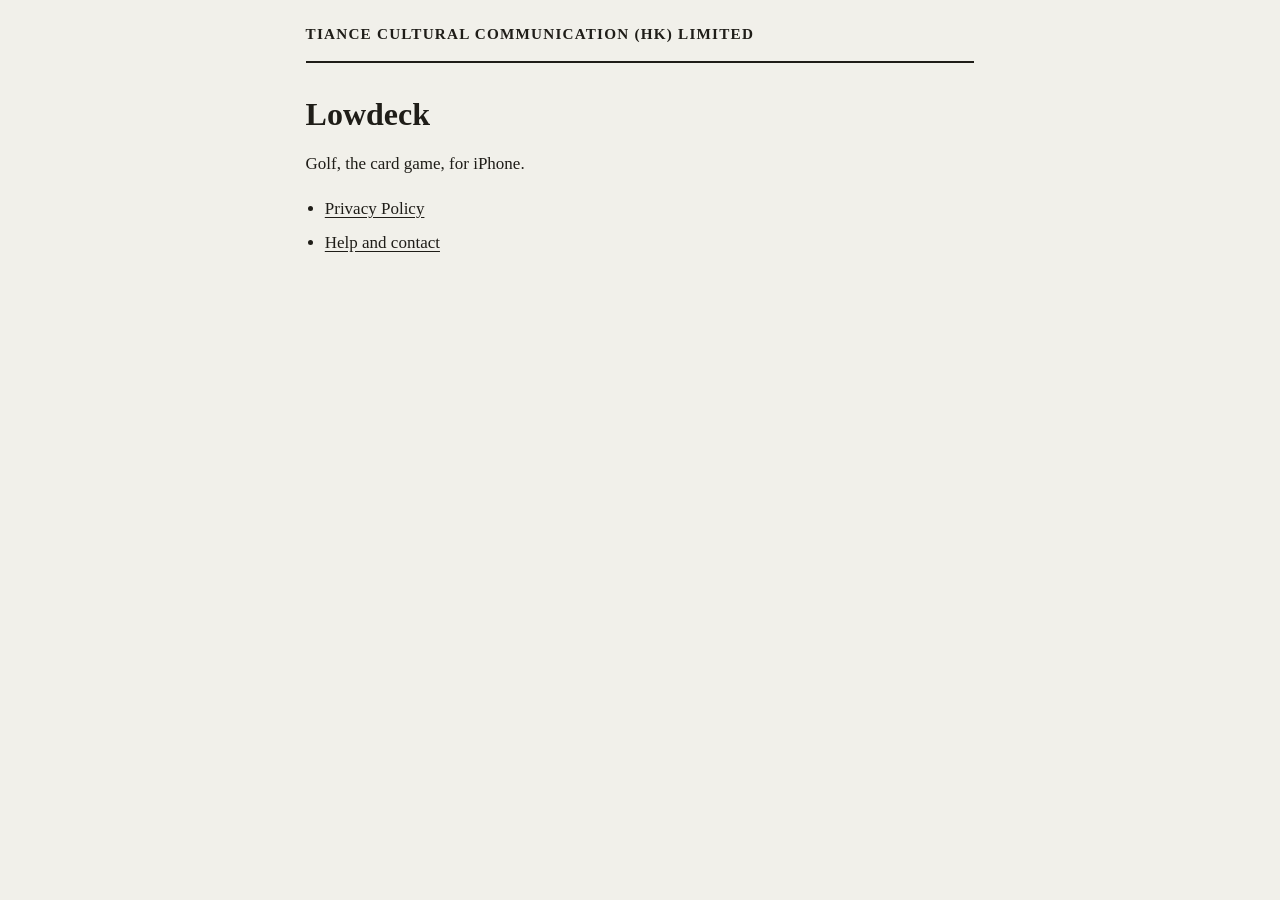
<file: index.html>
<!doctype html>
<html lang="en">
<head>
<meta charset="utf-8">
<meta name="viewport" content="width=device-width, initial-scale=1">
<title>TIANCE CULTURAL COMMUNICATION (HK) LIMITED</title>
<link rel="stylesheet" href="ink.css">
</head>
<body>
<header class="top"><span class="brand">TIANCE CULTURAL COMMUNICATION (HK) LIMITED</span></header>
<main>
<h1>Lowdeck</h1>
<p>Golf, the card game, for iPhone.</p>
<ul>
<li><a href="data-privacy/">Privacy Policy</a></li>
<li><a href="player-help/">Help and contact</a></li>
</ul>
</main>
</body>
</html>
</file>
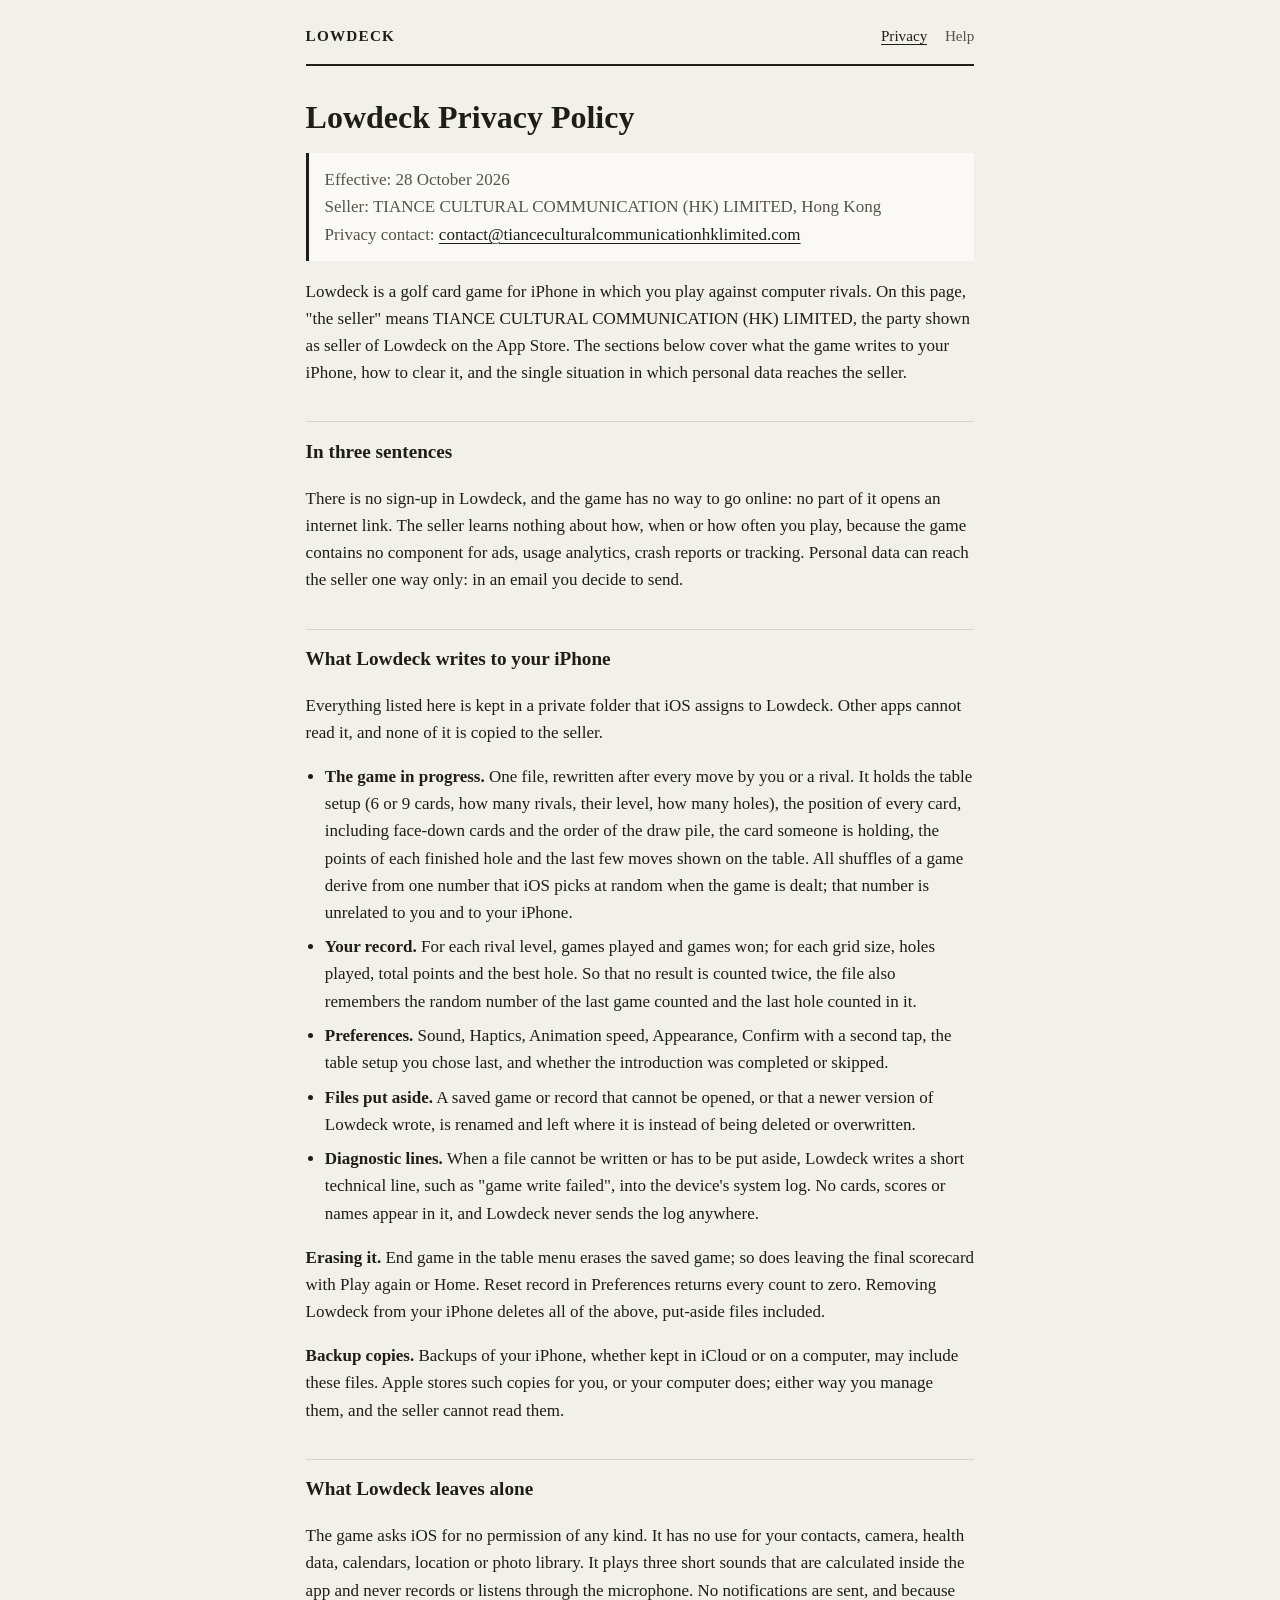
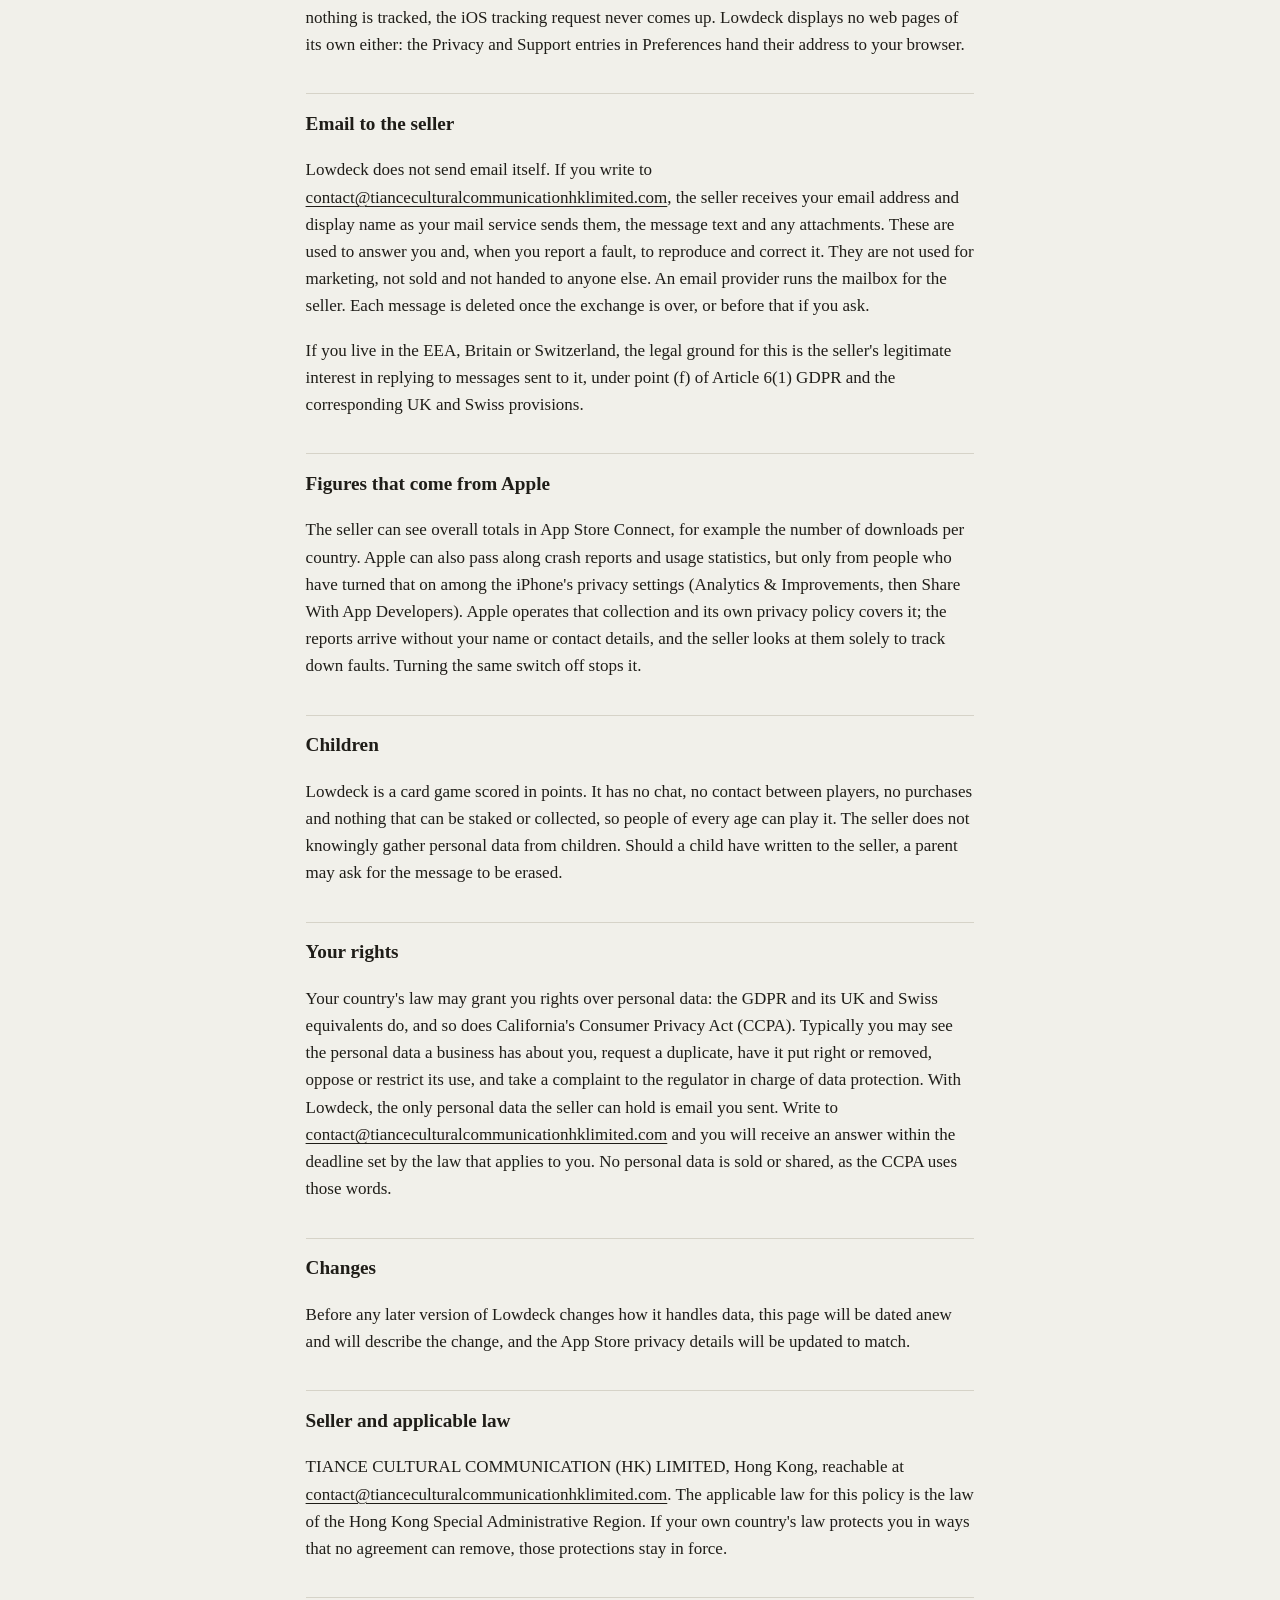
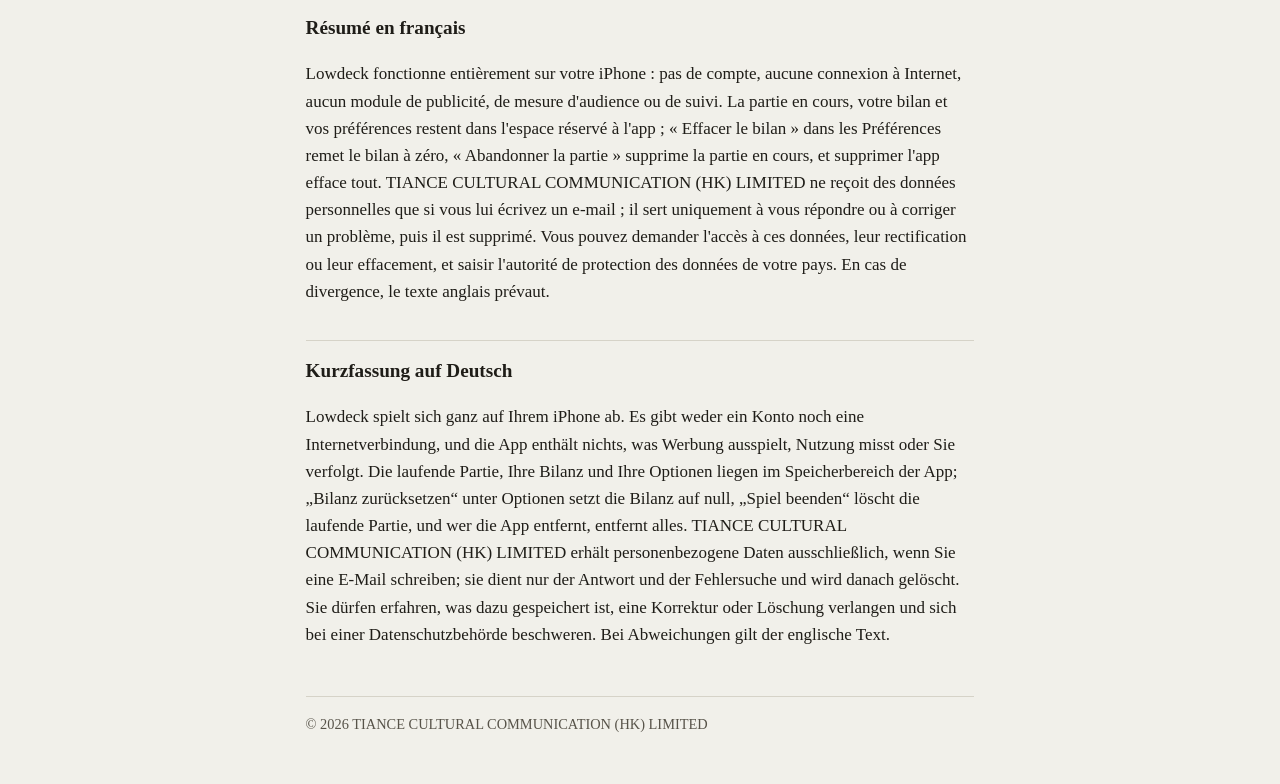
<file: data-privacy/index.html>
<!doctype html>
<html lang="en">
<head>
<meta charset="utf-8">
<meta name="viewport" content="width=device-width, initial-scale=1">
<title>Lowdeck Privacy Policy</title>
<link rel="stylesheet" href="../ink.css">
</head>
<body>
<header class="top"><span class="brand">Lowdeck</span><nav><a href="https://tianceculturalcommunicationhklimited.github.io/data-privacy/" aria-current="page">Privacy</a><a href="https://tianceculturalcommunicationhklimited.github.io/player-help/">Help</a></nav></header>
<main>
<h1>Lowdeck Privacy Policy</h1>
<p class="facts">Effective: 28 October 2026<br>Seller: TIANCE CULTURAL COMMUNICATION (HK) LIMITED, Hong Kong<br>Privacy contact: <a href="mailto:contact@tianceculturalcommunicationhklimited.com">contact@tianceculturalcommunicationhklimited.com</a></p>
<p>Lowdeck is a golf card game for iPhone in which you play against computer rivals. On this page, "the seller" means TIANCE CULTURAL COMMUNICATION (HK) LIMITED, the party shown as seller of Lowdeck on the App Store. The sections below cover what the game writes to your iPhone, how to clear it, and the single situation in which personal data reaches the seller.</p>
<h2>In three sentences</h2>
<p>There is no sign-up in Lowdeck, and the game has no way to go online: no part of it opens an internet link. The seller learns nothing about how, when or how often you play, because the game contains no component for ads, usage analytics, crash reports or tracking. Personal data can reach the seller one way only: in an email you decide to send.</p>
<h2>What Lowdeck writes to your iPhone</h2>
<p>Everything listed here is kept in a private folder that iOS assigns to Lowdeck. Other apps cannot read it, and none of it is copied to the seller.</p>
<ul><li><strong>The game in progress.</strong> One file, rewritten after every move by you or a rival. It holds the table setup (6 or 9 cards, how many rivals, their level, how many holes), the position of every card, including face-down cards and the order of the draw pile, the card someone is holding, the points of each finished hole and the last few moves shown on the table. All shuffles of a game derive from one number that iOS picks at random when the game is dealt; that number is unrelated to you and to your iPhone.</li><li><strong>Your record.</strong> For each rival level, games played and games won; for each grid size, holes played, total points and the best hole. So that no result is counted twice, the file also remembers the random number of the last game counted and the last hole counted in it.</li><li><strong>Preferences.</strong> Sound, Haptics, Animation speed, Appearance, Confirm with a second tap, the table setup you chose last, and whether the introduction was completed or skipped.</li><li><strong>Files put aside.</strong> A saved game or record that cannot be opened, or that a newer version of Lowdeck wrote, is renamed and left where it is instead of being deleted or overwritten.</li><li><strong>Diagnostic lines.</strong> When a file cannot be written or has to be put aside, Lowdeck writes a short technical line, such as "game write failed", into the device's system log. No cards, scores or names appear in it, and Lowdeck never sends the log anywhere.</li></ul>
<p><strong>Erasing it.</strong> End game in the table menu erases the saved game; so does leaving the final scorecard with Play again or Home. Reset record in Preferences returns every count to zero. Removing Lowdeck from your iPhone deletes all of the above, put-aside files included.</p>
<p><strong>Backup copies.</strong> Backups of your iPhone, whether kept in iCloud or on a computer, may include these files. Apple stores such copies for you, or your computer does; either way you manage them, and the seller cannot read them.</p>
<h2>What Lowdeck leaves alone</h2>
<p>The game asks iOS for no permission of any kind. It has no use for your contacts, camera, health data, calendars, location or photo library. It plays three short sounds that are calculated inside the app and never records or listens through the microphone. No notifications are sent, and because nothing is tracked, the iOS tracking request never comes up. Lowdeck displays no web pages of its own either: the Privacy and Support entries in Preferences hand their address to your browser.</p>
<h2>Email to the seller</h2>
<p>Lowdeck does not send email itself. If you write to <a href="mailto:contact@tianceculturalcommunicationhklimited.com">contact@tianceculturalcommunicationhklimited.com</a>, the seller receives your email address and display name as your mail service sends them, the message text and any attachments. These are used to answer you and, when you report a fault, to reproduce and correct it. They are not used for marketing, not sold and not handed to anyone else. An email provider runs the mailbox for the seller. Each message is deleted once the exchange is over, or before that if you ask.</p>
<p>If you live in the EEA, Britain or Switzerland, the legal ground for this is the seller's legitimate interest in replying to messages sent to it, under point (f) of Article 6(1) GDPR and the corresponding UK and Swiss provisions.</p>
<h2>Figures that come from Apple</h2>
<p>The seller can see overall totals in App Store Connect, for example the number of downloads per country. Apple can also pass along crash reports and usage statistics, but only from people who have turned that on among the iPhone's privacy settings (Analytics &amp; Improvements, then Share With App Developers). Apple operates that collection and its own privacy policy covers it; the reports arrive without your name or contact details, and the seller looks at them solely to track down faults. Turning the same switch off stops it.</p>
<h2>Children</h2>
<p>Lowdeck is a card game scored in points. It has no chat, no contact between players, no purchases and nothing that can be staked or collected, so people of every age can play it. The seller does not knowingly gather personal data from children. Should a child have written to the seller, a parent may ask for the message to be erased.</p>
<h2>Your rights</h2>
<p>Your country's law may grant you rights over personal data: the GDPR and its UK and Swiss equivalents do, and so does California's Consumer Privacy Act (CCPA). Typically you may see the personal data a business has about you, request a duplicate, have it put right or removed, oppose or restrict its use, and take a complaint to the regulator in charge of data protection. With Lowdeck, the only personal data the seller can hold is email you sent. Write to <a href="mailto:contact@tianceculturalcommunicationhklimited.com">contact@tianceculturalcommunicationhklimited.com</a> and you will receive an answer within the deadline set by the law that applies to you. No personal data is sold or shared, as the CCPA uses those words.</p>
<h2>Changes</h2>
<p>Before any later version of Lowdeck changes how it handles data, this page will be dated anew and will describe the change, and the App Store privacy details will be updated to match.</p>
<h2>Seller and applicable law</h2>
<p>TIANCE CULTURAL COMMUNICATION (HK) LIMITED, Hong Kong, reachable at <a href="mailto:contact@tianceculturalcommunicationhklimited.com">contact@tianceculturalcommunicationhklimited.com</a>. The applicable law for this policy is the law of the Hong Kong Special Administrative Region. If your own country's law protects you in ways that no agreement can remove, those protections stay in force.</p>
<h2>Résumé en français</h2>
<p>Lowdeck fonctionne entièrement sur votre iPhone : pas de compte, aucune connexion à Internet, aucun module de publicité, de mesure d'audience ou de suivi. La partie en cours, votre bilan et vos préférences restent dans l'espace réservé à l'app ; « Effacer le bilan » dans les Préférences remet le bilan à zéro, « Abandonner la partie » supprime la partie en cours, et supprimer l'app efface tout. TIANCE CULTURAL COMMUNICATION (HK) LIMITED ne reçoit des données personnelles que si vous lui écrivez un e-mail ; il sert uniquement à vous répondre ou à corriger un problème, puis il est supprimé. Vous pouvez demander l'accès à ces données, leur rectification ou leur effacement, et saisir l'autorité de protection des données de votre pays. En cas de divergence, le texte anglais prévaut.</p>
<h2>Kurzfassung auf Deutsch</h2>
<p>Lowdeck spielt sich ganz auf Ihrem iPhone ab. Es gibt weder ein Konto noch eine Internetverbindung, und die App enthält nichts, was Werbung ausspielt, Nutzung misst oder Sie verfolgt. Die laufende Partie, Ihre Bilanz und Ihre Optionen liegen im Speicherbereich der App; „Bilanz zurücksetzen“ unter Optionen setzt die Bilanz auf null, „Spiel beenden“ löscht die laufende Partie, und wer die App entfernt, entfernt alles. TIANCE CULTURAL COMMUNICATION (HK) LIMITED erhält personenbezogene Daten ausschließlich, wenn Sie eine E-Mail schreiben; sie dient nur der Antwort und der Fehlersuche und wird danach gelöscht. Sie dürfen erfahren, was dazu gespeichert ist, eine Korrektur oder Löschung verlangen und sich bei einer Datenschutzbehörde beschweren. Bei Abweichungen gilt der englische Text.</p>
</main>
<footer>&copy; 2026 TIANCE CULTURAL COMMUNICATION (HK) LIMITED</footer>
</body>
</html>
</file>
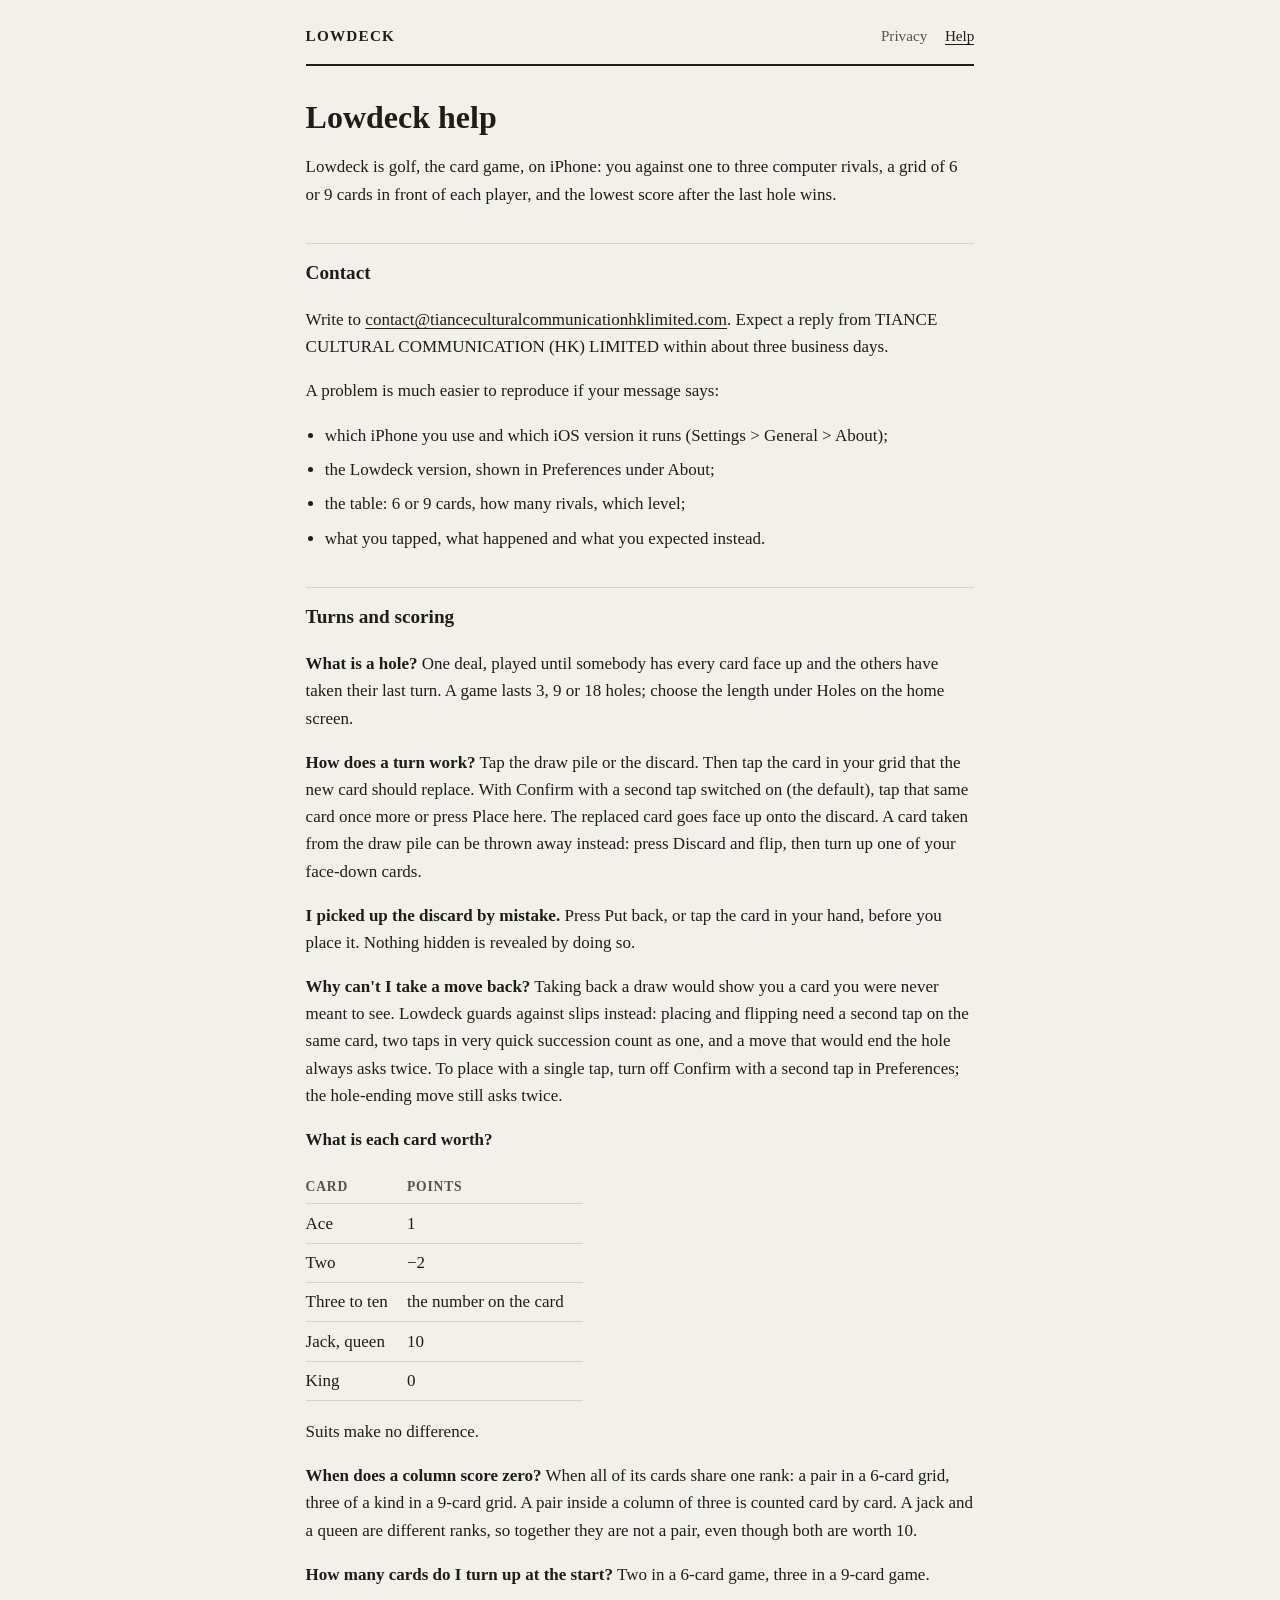
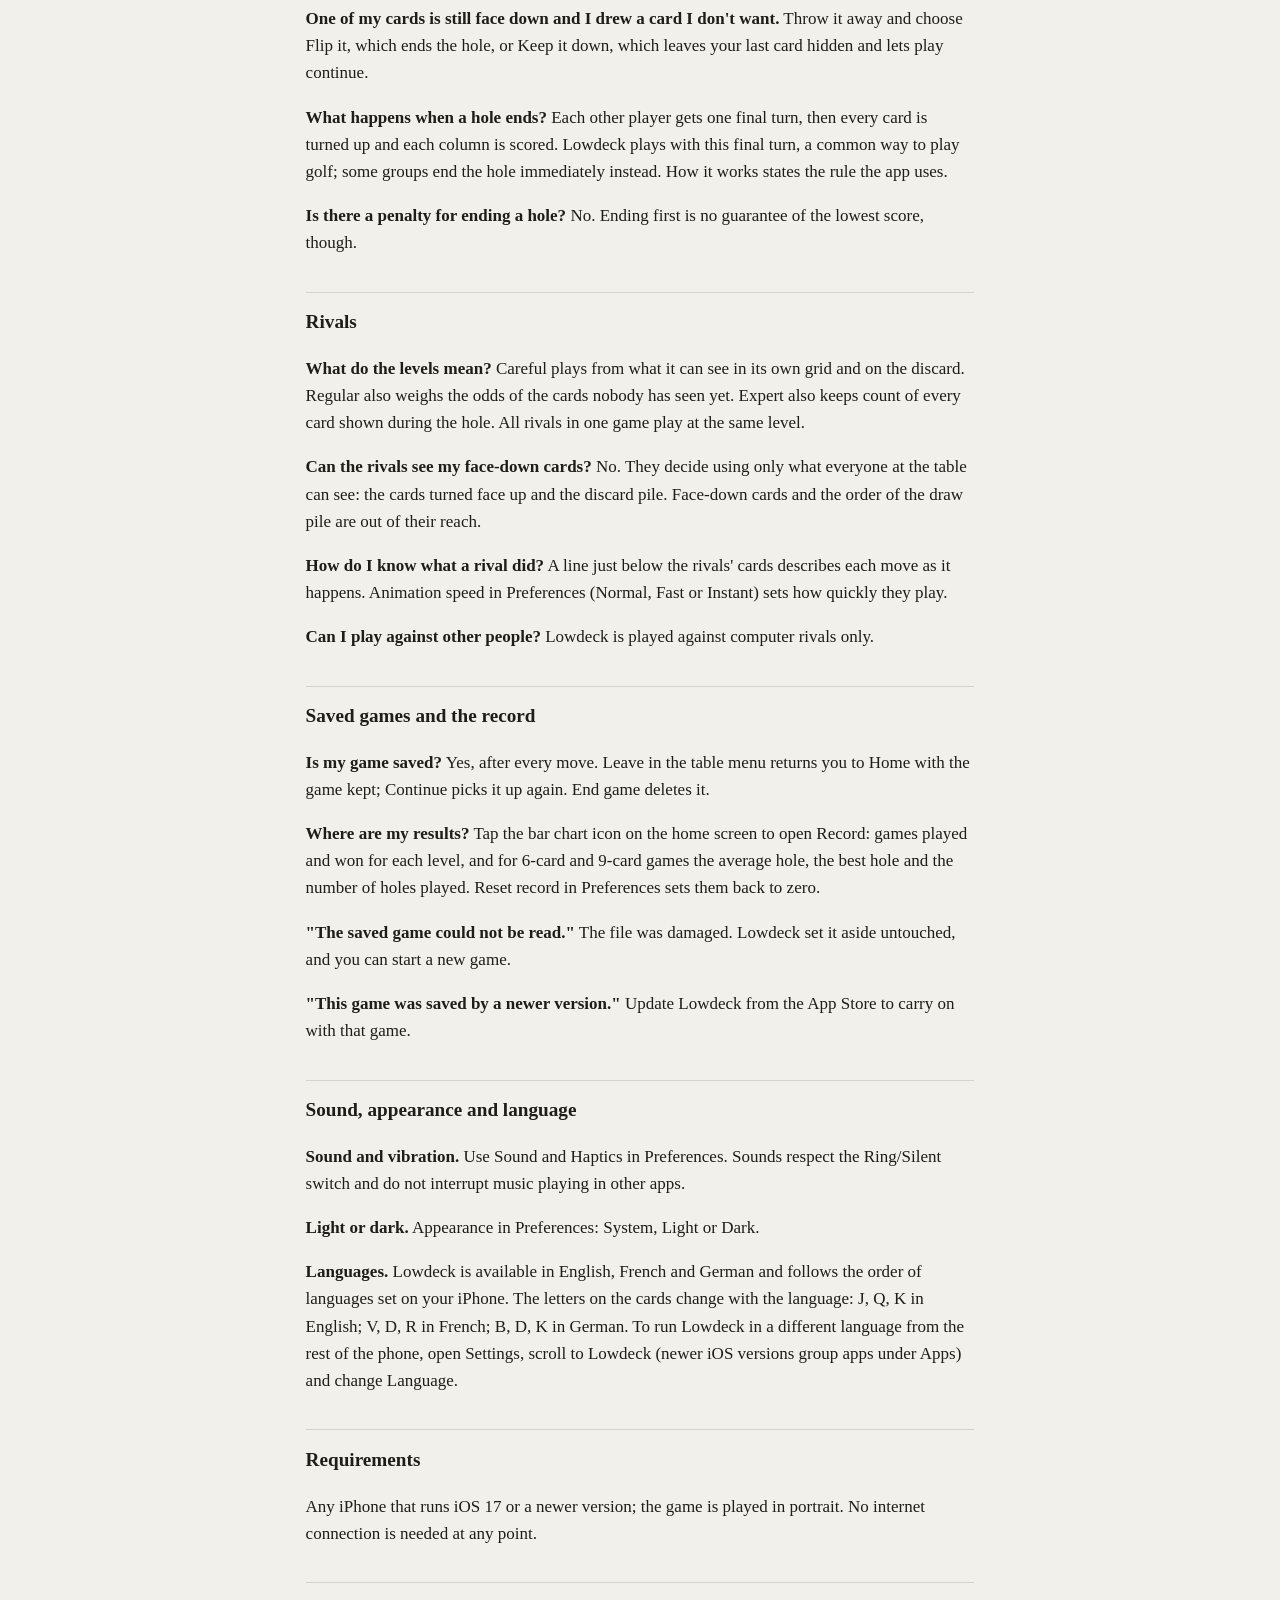
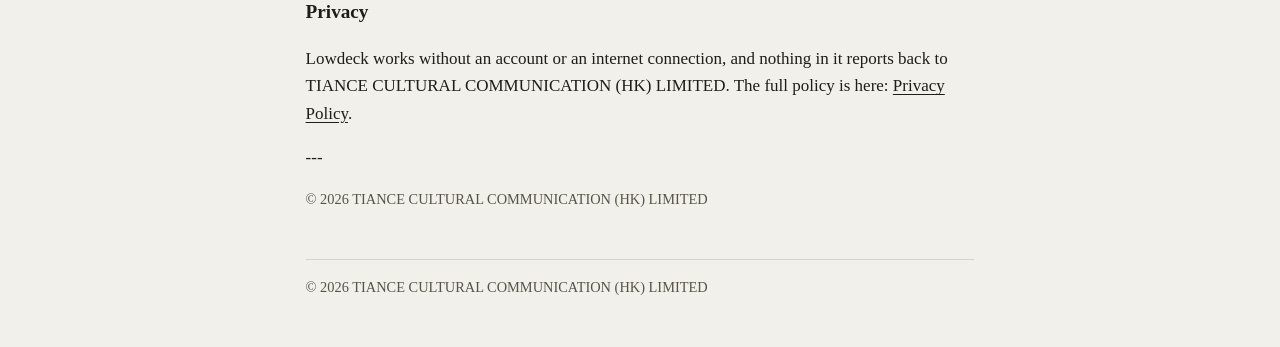
<file: player-help/index.html>
<!doctype html>
<html lang="en">
<head>
<meta charset="utf-8">
<meta name="viewport" content="width=device-width, initial-scale=1">
<title>Lowdeck help</title>
<link rel="stylesheet" href="../ink.css">
</head>
<body>
<header class="top"><span class="brand">Lowdeck</span><nav><a href="https://tianceculturalcommunicationhklimited.github.io/data-privacy/">Privacy</a><a href="https://tianceculturalcommunicationhklimited.github.io/player-help/" aria-current="page">Help</a></nav></header>
<main>
<h1>Lowdeck help</h1>
<p>Lowdeck is golf, the card game, on iPhone: you against one to three computer rivals, a grid of 6 or 9 cards in front of each player, and the lowest score after the last hole wins.</p>
<h2>Contact</h2>
<p>Write to <a href="mailto:contact@tianceculturalcommunicationhklimited.com">contact@tianceculturalcommunicationhklimited.com</a>. Expect a reply from TIANCE CULTURAL COMMUNICATION (HK) LIMITED within about three business days.</p>
<p>A problem is much easier to reproduce if your message says:</p>
<ul><li>which iPhone you use and which iOS version it runs (Settings &gt; General &gt; About);</li><li>the Lowdeck version, shown in Preferences under About;</li><li>the table: 6 or 9 cards, how many rivals, which level;</li><li>what you tapped, what happened and what you expected instead.</li></ul>
<h2>Turns and scoring</h2>
<p><strong>What is a hole?</strong> One deal, played until somebody has every card face up and the others have taken their last turn. A game lasts 3, 9 or 18 holes; choose the length under Holes on the home screen.</p>
<p><strong>How does a turn work?</strong> Tap the draw pile or the discard. Then tap the card in your grid that the new card should replace. With Confirm with a second tap switched on (the default), tap that same card once more or press Place here. The replaced card goes face up onto the discard. A card taken from the draw pile can be thrown away instead: press Discard and flip, then turn up one of your face-down cards.</p>
<p><strong>I picked up the discard by mistake.</strong> Press Put back, or tap the card in your hand, before you place it. Nothing hidden is revealed by doing so.</p>
<p><strong>Why can't I take a move back?</strong> Taking back a draw would show you a card you were never meant to see. Lowdeck guards against slips instead: placing and flipping need a second tap on the same card, two taps in very quick succession count as one, and a move that would end the hole always asks twice. To place with a single tap, turn off Confirm with a second tap in Preferences; the hole-ending move still asks twice.</p>
<p><strong>What is each card worth?</strong></p>
<table class="pts"><thead><tr><th>Card</th><th>Points</th></tr></thead><tbody><tr><td>Ace</td><td>1</td></tr><tr><td>Two</td><td>−2</td></tr><tr><td>Three to ten</td><td>the number on the card</td></tr><tr><td>Jack, queen</td><td>10</td></tr><tr><td>King</td><td>0</td></tr></tbody></table>
<p>Suits make no difference.</p>
<p><strong>When does a column score zero?</strong> When all of its cards share one rank: a pair in a 6-card grid, three of a kind in a 9-card grid. A pair inside a column of three is counted card by card. A jack and a queen are different ranks, so together they are not a pair, even though both are worth 10.</p>
<p><strong>How many cards do I turn up at the start?</strong> Two in a 6-card game, three in a 9-card game.</p>
<p><strong>One of my cards is still face down and I drew a card I don't want.</strong> Throw it away and choose Flip it, which ends the hole, or Keep it down, which leaves your last card hidden and lets play continue.</p>
<p><strong>What happens when a hole ends?</strong> Each other player gets one final turn, then every card is turned up and each column is scored. Lowdeck plays with this final turn, a common way to play golf; some groups end the hole immediately instead. How it works states the rule the app uses.</p>
<p><strong>Is there a penalty for ending a hole?</strong> No. Ending first is no guarantee of the lowest score, though.</p>
<h2>Rivals</h2>
<p><strong>What do the levels mean?</strong> Careful plays from what it can see in its own grid and on the discard. Regular also weighs the odds of the cards nobody has seen yet. Expert also keeps count of every card shown during the hole. All rivals in one game play at the same level.</p>
<p><strong>Can the rivals see my face-down cards?</strong> No. They decide using only what everyone at the table can see: the cards turned face up and the discard pile. Face-down cards and the order of the draw pile are out of their reach.</p>
<p><strong>How do I know what a rival did?</strong> A line just below the rivals' cards describes each move as it happens. Animation speed in Preferences (Normal, Fast or Instant) sets how quickly they play.</p>
<p><strong>Can I play against other people?</strong> Lowdeck is played against computer rivals only.</p>
<h2>Saved games and the record</h2>
<p><strong>Is my game saved?</strong> Yes, after every move. Leave in the table menu returns you to Home with the game kept; Continue picks it up again. End game deletes it.</p>
<p><strong>Where are my results?</strong> Tap the bar chart icon on the home screen to open Record: games played and won for each level, and for 6-card and 9-card games the average hole, the best hole and the number of holes played. Reset record in Preferences sets them back to zero.</p>
<p><strong>"The saved game could not be read."</strong> The file was damaged. Lowdeck set it aside untouched, and you can start a new game.</p>
<p><strong>"This game was saved by a newer version."</strong> Update Lowdeck from the App Store to carry on with that game.</p>
<h2>Sound, appearance and language</h2>
<p><strong>Sound and vibration.</strong> Use Sound and Haptics in Preferences. Sounds respect the Ring/Silent switch and do not interrupt music playing in other apps.</p>
<p><strong>Light or dark.</strong> Appearance in Preferences: System, Light or Dark.</p>
<p><strong>Languages.</strong> Lowdeck is available in English, French and German and follows the order of languages set on your iPhone. The letters on the cards change with the language: J, Q, K in English; V, D, R in French; B, D, K in German. To run Lowdeck in a different language from the rest of the phone, open Settings, scroll to Lowdeck (newer iOS versions group apps under Apps) and change Language.</p>
<h2>Requirements</h2>
<p>Any iPhone that runs iOS 17 or a newer version; the game is played in portrait. No internet connection is needed at any point.</p>
<h2>Privacy</h2>
<p>Lowdeck works without an account or an internet connection, and nothing in it reports back to TIANCE CULTURAL COMMUNICATION (HK) LIMITED. The full policy is here: <a href="https://tianceculturalcommunicationhklimited.github.io/data-privacy/">Privacy Policy</a>.</p>
<p>---</p>
<p class="mark">© 2026 TIANCE CULTURAL COMMUNICATION (HK) LIMITED</p>
</main>
<footer>&copy; 2026 TIANCE CULTURAL COMMUNICATION (HK) LIMITED</footer>
</body>
</html>
</file>
<file: ink.css>
:root {
  --paper: #F1F0EA;
  --leaf: #FAF9F5;
  --ink: #1F1D18;
  --ink-soft: #575349;
  --hairline: #D6D3C8;
}
@media (prefers-color-scheme: dark) {
  :root {
    --paper: #1B1A17;
    --leaf: #262521;
    --ink: #F1EFE8;
    --ink-soft: #B9B5A8;
    --hairline: #38362F;
  }
}
* { box-sizing: border-box; }
html { background: var(--paper); color: var(--ink); }
body {
  margin: 0 auto;
  max-width: 44rem;
  padding: 0 1.1rem 3rem;
  font: 17px/1.6 "Iowan Old Style", "Palatino Linotype", Palatino, Georgia, serif;
}
.top {
  display: flex;
  align-items: baseline;
  justify-content: space-between;
  padding: 1.4rem 0 0.9rem;
  border-bottom: 2px solid var(--ink);
}
.brand { font-weight: 700; letter-spacing: 0.08em; text-transform: uppercase; font-size: 0.95rem; }
nav a { margin-left: 1.1rem; color: var(--ink-soft); text-decoration: none; font-size: 0.95rem; }
nav a[aria-current] { color: var(--ink); border-bottom: 1px solid var(--ink); }
h1 { font-size: 2rem; line-height: 1.2; margin: 2rem 0 1rem; }
h2 { font-size: 1.2rem; margin: 2.2rem 0 0.6rem; padding-top: 0.9rem; border-top: 1px solid var(--hairline); }
p, li { hyphens: auto; }
a { color: var(--ink); text-underline-offset: 0.18em; overflow-wrap: anywhere; }
.facts { background: var(--leaf); border-left: 3px solid var(--ink); padding: 0.8rem 1rem; color: var(--ink-soft); }
ul { padding-left: 1.2rem; }
li { margin: 0.45rem 0; }
table.pts { border-collapse: collapse; margin: 0.6rem 0 1rem; min-width: 16rem; }
.pts th, .pts td { text-align: left; padding: 0.35rem 1.2rem 0.35rem 0; border-bottom: 1px solid var(--hairline); }
.pts th { font-size: 0.85rem; text-transform: uppercase; letter-spacing: 0.06em; color: var(--ink-soft); }
.mark, footer { color: var(--ink-soft); font-size: 0.9rem; }
footer { margin-top: 3rem; padding-top: 1rem; border-top: 1px solid var(--hairline); }
</file>
